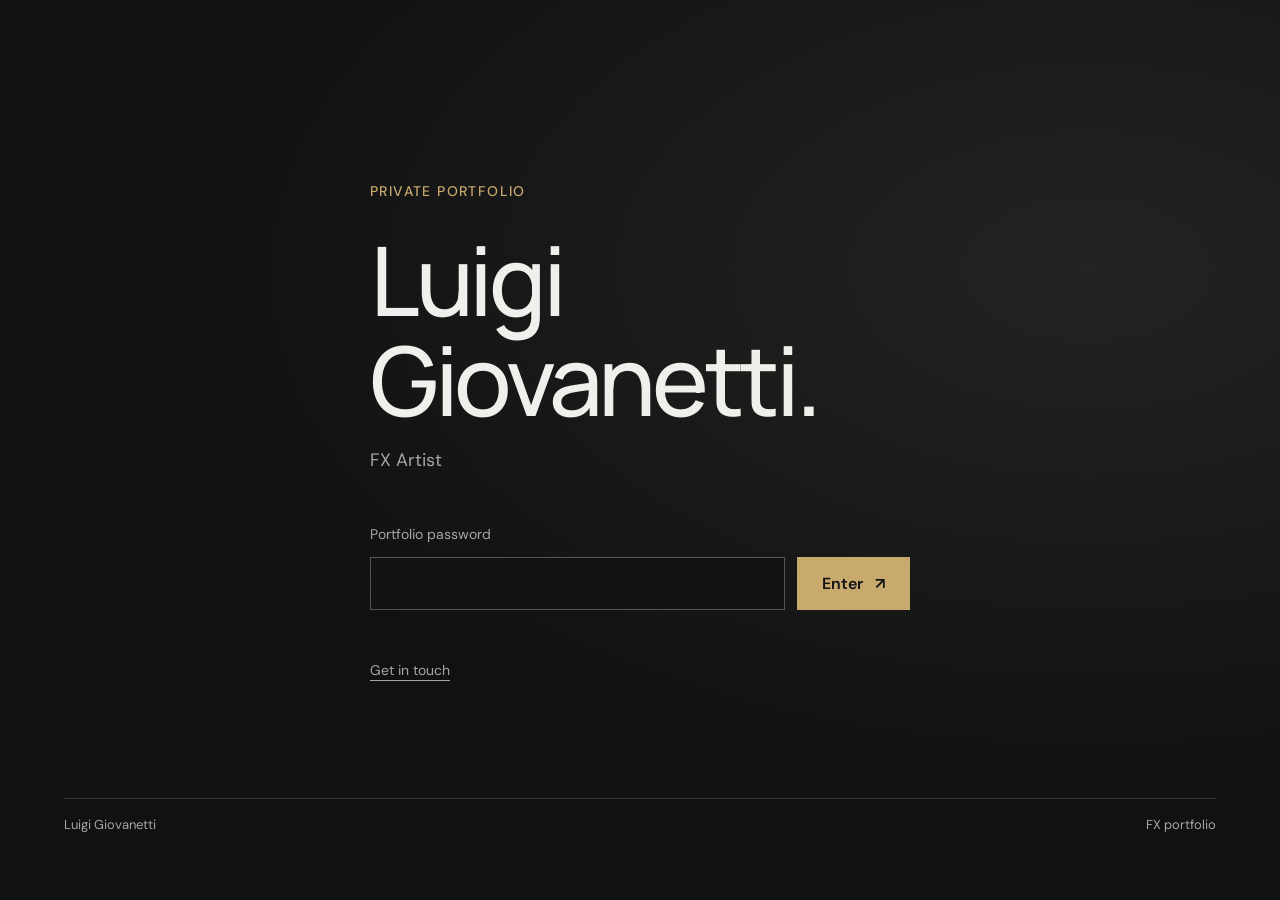
<file: index.html>
<!DOCTYPE html>
<html lang="en">
<head>
<meta charset="UTF-8">
<meta name="viewport" content="width=device-width, initial-scale=1">
<meta name="description" content="Luigi Giovanetti — Italian FX artist. Showreel and selected film and television work.">
<meta name="robots" content="noindex, nofollow">
<title>FX Artist — Luigi Giovanetti</title>
<link rel="preconnect" href="https://fonts.googleapis.com">
<link rel="preconnect" href="https://fonts.gstatic.com" crossorigin>
<link href="https://fonts.googleapis.com/css2?family=DM+Sans:wght@400;500;600;700&family=Manrope:wght@400;500;600;700;800&display=swap" rel="stylesheet">
<link rel="stylesheet" href="styles.css">
<script src="site.js" defer></script>
</head>
<body>
<section id="gate" class="gate" aria-labelledby="gate-title">
  <div class="gate-card">
    <p class="eyebrow">Private portfolio</p>
    <h1 id="gate-title">Luigi<br><span>Giovanetti.</span></h1>
    <p class="gate-role">FX Artist</p>
    <form id="gate-form">
      <label for="pw-input">Portfolio password</label>
      <div class="password-row"><input id="pw-input" type="password" autocomplete="current-password" required aria-describedby="pw-error"><button type="submit">Enter <span aria-hidden="true">↗</span></button></div>
      <p id="pw-error" role="status" aria-live="polite"></p>
    </form>
    <a class="gate-contact" href="mailto:luigigiovanetti7@gmail.com">Get in touch</a>
  </div>
  <p class="gate-foot">Luigi Giovanetti <span>FX portfolio</span></p>
</section>
<noscript><p class="noscript">Please enable JavaScript to enter this portfolio.</p></noscript>
<div id="portfolio" hidden>
<a class="skip-link" href="#main">Skip to content</a>
<header class="site-header"><a class="wordmark" href="index.html">Luigi Giovanetti<span>FX Artist</span></a>
<nav aria-label="Main navigation"><a href="index.html#reel" aria-current="page">Reel</a><a href="breakdown.html">Selected work</a><a href="index.html#about">About</a><a href="luigi_giovanetti_cv.pdf" download>Download CV</a><a class="nav-contact" href="mailto:luigigiovanetti7@gmail.com">Contact <span aria-hidden="true">↗</span></a></nav></header><main id="main">
<section class="reel-section" id="reel" aria-labelledby="reel-title">
<div class="reel-heading"><div><p class="eyebrow">Luigi Giovanetti / FX Artist</p><h1 id="reel-title">The work, <span>in motion.</span></h1></div><p class="reel-caption">Showreel</p></div>
<div class="video-wrapper"><iframe data-src="https://drive.google.com/file/d/15Wshj1lpkQBLh-7AZ3jENdFcqkd1Y3ts/preview" title="Luigi Giovanetti FX showreel" allow="autoplay; fullscreen" allowfullscreen></iframe></div>
<div class="reel-bottom"><a class="text-link" href="breakdown.html">Explore selected work <span aria-hidden="true">↗</span></a><div class="reel-tools"><a href="https://drive.google.com/file/d/15Wshj1lpkQBLh-7AZ3jENdFcqkd1Y3ts/view" target="_blank" rel="noopener noreferrer">Open reel ↗</a><button id="copy-reel" type="button">Copy reel link</button><span id="copy-status" role="status" aria-live="polite"></span></div></div>
</section>
<section class="selected-preview" aria-labelledby="selected-title"><div class="section-heading"><div><p class="eyebrow">Selected work</p><h2 id="selected-title">A closer look.</h2></div><a class="text-link" href="breakdown.html">View all shots ↗</a></div><div class="preview-grid"><a class="preview-card" href="breakdown.html#shot-1"><div class="image-frame"><img src="images/1.webp" alt="La Grazia — Opening Sequence" loading="lazy" width="1920" height="1080"></div><div class="card-caption"><div><h3>La Grazia</h3><p>Opening sequence</p></div><span aria-hidden="true">↗</span></div></a><a class="preview-card" href="breakdown.html#shot-2"><div class="image-frame"><img src="images/2.webp" alt="Portobello — Fire Camp" loading="lazy" width="1920" height="1080"></div><div class="card-caption"><div><h3>Portobello</h3><p>Fire camp</p></div><span aria-hidden="true">↗</span></div></a><a class="preview-card" href="breakdown.html#shot-3"><div class="image-frame"><img src="images/3.webp" alt="Primavera — Venice" loading="lazy" width="1920" height="1080"></div><div class="card-caption"><div><h3>Primavera</h3><p>Venice</p></div><span aria-hidden="true">↗</span></div></a></div></section>
<section class="about-section" id="about" aria-labelledby="about-title"><div><p class="eyebrow">About</p><h2 id="about-title">Luigi Giovanetti.<br><span>FX Artist.</span></h2></div><div class="about-copy"><p>An Italian FX artist drawn to the craft of bringing effects to life. Great FX don't carry a film — but they can lift a great one to another level, and quietly rescue a struggling one. That challenge is exactly what I love about this work. My hope is that what I do inspires others to pursue the creative path they love, just as others inspired me to pursue mine.</p><div class="contact-line"><span>Contact</span><a href="mailto:luigigiovanetti7@gmail.com">luigigiovanetti7@gmail.com ↗</a></div></div></section>
</main><footer><span>© <span data-year>2026</span> Luigi Giovanetti</span><div><a href="https://www.linkedin.com/in/luigigiovanetti7" target="_blank" rel="noopener noreferrer">LinkedIn ↗</a><a href="https://www.imdb.com/name/nm17975125/" target="_blank" rel="noopener noreferrer">IMDb ↗</a></div></footer>
</div></body></html>
</file>
<file: styles.css>
:root{color-scheme:dark;--bg:#101112;--surface:#181a1c;--text:#f0efeb;--muted:#a6a7a4;--accent:#c8a96e;--line:#323436;--max:1440px}*{box-sizing:border-box}html{scroll-behavior:smooth;scroll-padding-top:2rem}body{margin:0;background:var(--bg);color:var(--text);font:1rem/1.6 'DM Sans',sans-serif}body,button,input{font-family:'DM Sans',sans-serif}a{color:inherit;text-decoration:none}button,input{font:inherit}button,a,input{-webkit-tap-highlight-color:transparent}button{cursor:pointer}a,button{transition:color .2s,background .2s,border-color .2s}a:hover{color:var(--accent)}a:focus-visible,button:focus-visible,input:focus-visible{outline:2px solid var(--accent);outline-offset:5px}[hidden]{display:none!important}h1,h2,h3,p,figure{margin:0}h1,h2,h3{font-family:'Manrope',sans-serif;font-weight:500;line-height:1.12;letter-spacing:-.045em}h1{font-size:clamp(2.5rem,5.4vw,5rem)}h2{font-size:clamp(2rem,3.4vw,3rem)}h1 span,h2 span{color:var(--muted)}.eyebrow{font-size:.875rem;font-weight:500;letter-spacing:.1em;text-transform:uppercase;color:var(--accent)}.site-header,main,footer{width:min(100% - 8vw,var(--max));margin-inline:auto}.site-header{display:flex;align-items:center;justify-content:space-between;gap:2rem;padding:2rem 0;border-bottom:1px solid var(--line)}.wordmark{font-family:'Manrope',sans-serif;font-size:1.125rem;font-weight:700;letter-spacing:-.04em;line-height:1.4}.wordmark span{display:block;font-family:'DM Sans',sans-serif;font-size:.8125rem;font-weight:400;color:var(--muted);letter-spacing:.05em}nav{display:flex;gap:2rem;align-items:center;font-size:.875rem}nav a{padding:.625rem 0;color:var(--muted)}nav a[aria-current]{color:var(--text)}nav .nav-contact{border:1px solid var(--line);padding:.625rem 1rem;color:var(--text)}nav .nav-contact:hover{border-color:var(--accent)}.reel-section{padding:3.5rem 0 4rem}.reel-heading{display:flex;justify-content:space-between;align-items:flex-end;gap:2rem;margin-bottom:2rem}.reel-heading .eyebrow{margin-bottom:1rem}.reel-caption{color:var(--muted);font-size:.875rem;padding-bottom:.4rem}.video-wrapper{background:#050505;aspect-ratio:16/9;position:relative;border:1px solid var(--line)}iframe{display:block;width:100%;height:100%;position:absolute;border:0}.reel-bottom{display:flex;align-items:flex-start;justify-content:space-between;gap:1rem;margin-top:1.25rem}.text-link{display:inline-flex;align-items:center;gap:1rem;font-size:1rem;min-height:44px}.reel-tools{display:flex;align-items:center;gap:1.25rem;flex-wrap:wrap;justify-content:flex-end;font-size:.875rem;color:var(--muted)}.reel-tools>a,.reel-tools button{padding:.65rem 0;min-height:44px}.reel-tools button{border:0;background:none;color:inherit}.reel-tools button:hover{color:var(--accent)}#copy-status{flex-basis:100%;text-align:right;color:var(--accent);font-size:.8125rem}#copy-status:empty{display:none}.selected-preview{padding:3.5rem 0 4.5rem;border-top:1px solid var(--line)}.section-heading{display:flex;align-items:flex-end;justify-content:space-between;gap:1.5rem;margin-bottom:2rem}.section-heading .eyebrow{margin-bottom:.75rem}.preview-grid{display:grid;grid-template-columns:repeat(3,minmax(0,1fr));gap:1.5rem}.image-frame{overflow:hidden;background:var(--surface)}.image-frame img{width:100%;height:auto;aspect-ratio:16/9;object-fit:contain;display:block;transition:transform .35s}.preview-card:hover img{transform:scale(1.025)}.card-caption{display:flex;justify-content:space-between;align-items:center;gap:1rem;padding:1.1rem 0}.card-caption h3{font-size:1.125rem;letter-spacing:-.02em}.card-caption p{color:var(--muted);font-size:.875rem;margin-top:.3rem}.card-caption>span{color:var(--accent)}.about-section{border-top:1px solid var(--line);display:grid;grid-template-columns:1fr 1fr;gap:5rem;padding:4.5rem 0 5rem}.about-section .eyebrow{margin-bottom:1.25rem}.about-copy{max-width:640px}.about-copy>p{font-size:1.125rem;line-height:1.8;color:#cbcaca;margin-bottom:1rem}.about-copy>p+p{color:var(--muted);font-size:1rem}.contact-line{border-top:1px solid var(--line);padding-top:1.75rem;margin-top:2rem;display:flex;flex-direction:column;gap:.5rem}.contact-line>span{font-size:.875rem;color:var(--muted)}.contact-line a{overflow-wrap:anywhere}footer{border-top:1px solid var(--line);padding:1.75rem 0;display:flex;justify-content:space-between;gap:1.5rem;font-size:.8125rem;color:var(--muted)}footer div{display:flex;gap:1.5rem}footer a{display:inline-block;min-height:44px}.work-intro{padding:4rem 0 3rem}.work-intro h1{margin:1rem 0}.work-intro>p:last-child{color:var(--muted)}.shot{border-top:1px solid var(--line);padding:2rem 0 4rem;scroll-margin-top:1.5rem}.shot-heading{display:flex;align-items:center;gap:1.5rem;margin-bottom:1.5rem}.shot-number{align-self:flex-start;color:var(--accent);font-size:.875rem;padding-top:.2rem}.shot-heading h2{font-size:clamp(1.75rem,3vw,2.5rem);margin-top:.4rem}.shot-heading .eyebrow{font-size:.8125rem}.shot-credit{margin-left:auto;color:var(--muted);font-size:.875rem;text-align:right}.shot figure{background:#0b0c0d}.shot img{display:block;width:100%;height:auto}.shot figcaption{display:flex;justify-content:space-between;gap:1rem;color:var(--muted);font-size:.8125rem;padding:.875rem 1rem}.work-end{padding:1.5rem 0 3rem;display:flex;justify-content:space-between;gap:1rem}.gate{min-height:100svh;padding:clamp(1.5rem,5vw,4rem);display:flex;flex-direction:column;justify-content:center;position:relative;background:radial-gradient(ellipse at 85% 30%,#242321 0%,transparent 60%),var(--bg)}.gate-card{width:min(100%,540px);margin:auto;padding:3rem 0}.gate h1{font-size:clamp(3rem,8vw,6rem);line-height:1.04;margin:1.75rem 0 1rem;font-weight:500}.gate h1 span{color:var(--text)}.gate-role{color:var(--muted);font-size:1.125rem}.gate form{margin-top:3rem}.gate label{display:block;font-size:.875rem;margin-bottom:.75rem;color:var(--muted)}.password-row{display:flex;gap:.75rem}.password-row input{min-width:0;flex:1;background:#111213;border:1px solid #555653;border-radius:0;color:var(--text);padding:.8rem 1rem;font-size:1rem}.password-row button{background:var(--accent);color:#111;border:1px solid var(--accent);padding:.8rem 1.5rem;font-weight:600;white-space:nowrap}.password-row button:hover{background:#ddc398}.password-row button span{margin-left:.5rem}#pw-error{min-height:1.5em;color:#efaaa1;font-size:.875rem;margin-top:.7rem}.gate-contact{display:inline-block;margin-top:1rem;font-size:.875rem;text-decoration:underline;text-underline-offset:5px;color:var(--muted)}.gate-foot{width:100%;display:flex;justify-content:space-between;gap:1rem;padding-top:1rem;border-top:1px solid var(--line);font-size:.8125rem;color:var(--muted)}.skip-link{position:fixed;left:1rem;top:1rem;transform:translateY(-200%);z-index:10;background:var(--accent);color:#111;padding:.75rem 1rem}.skip-link:focus{transform:none}.noscript{position:fixed;bottom:1rem;left:1rem;right:1rem;z-index:10;background:#101112;padding:1rem;color:var(--text)}
@media(min-width:1800px){.reel-section{padding-top:4rem}.video-wrapper{max-height:78vh;aspect-ratio:auto;height:min(78vh,810px)}}
@media(max-width:800px){.site-header{align-items:flex-start;gap:1.25rem;flex-direction:column;padding:1.5rem 0}nav{gap:1.5rem;width:100%;flex-wrap:wrap}nav .nav-contact{margin-left:auto}.reel-section{padding:2.5rem 0 3rem}.reel-heading{margin-bottom:1.5rem}.reel-caption{display:none}.reel-bottom{flex-direction:column;gap:.5rem}.reel-tools{justify-content:flex-start}#copy-status{text-align:left}.preview-grid{gap:1rem;grid-template-columns:1fr 1fr}.preview-card:last-child{grid-column:1/-1}.about-section{gap:2rem;grid-template-columns:1fr;padding:3rem 0}.selected-preview{padding:2.5rem 0}.shot-credit{max-width:35%}.shot figcaption{flex-direction:column;gap:.25rem}}
@media(max-width:480px){.site-header,main,footer{width:calc(100% - 2.5rem)}nav{gap:.875rem;font-size:.8125rem}nav .nav-contact{padding:.5rem .65rem}.reel-heading h1{font-size:2.65rem}.eyebrow{font-size:.8125rem}.section-heading{align-items:flex-start;flex-direction:column;gap:.5rem}.preview-grid{grid-template-columns:1fr}.preview-card:last-child{grid-column:auto}.shot-heading{flex-wrap:wrap;gap:.75rem}.shot-credit{max-width:100%;margin-left:1.8rem;flex-basis:100%;text-align:left}.work-intro{padding-top:2.5rem}.shot{padding-bottom:2.5rem}footer{flex-direction:column;gap:.5rem}.gate-foot span{display:none}.password-row button{padding:.8rem 1rem}.work-end{flex-wrap:wrap}}
@media(prefers-reduced-motion:reduce){html{scroll-behavior:auto}*,*::before,*::after{transition:none!important}}
</file>
